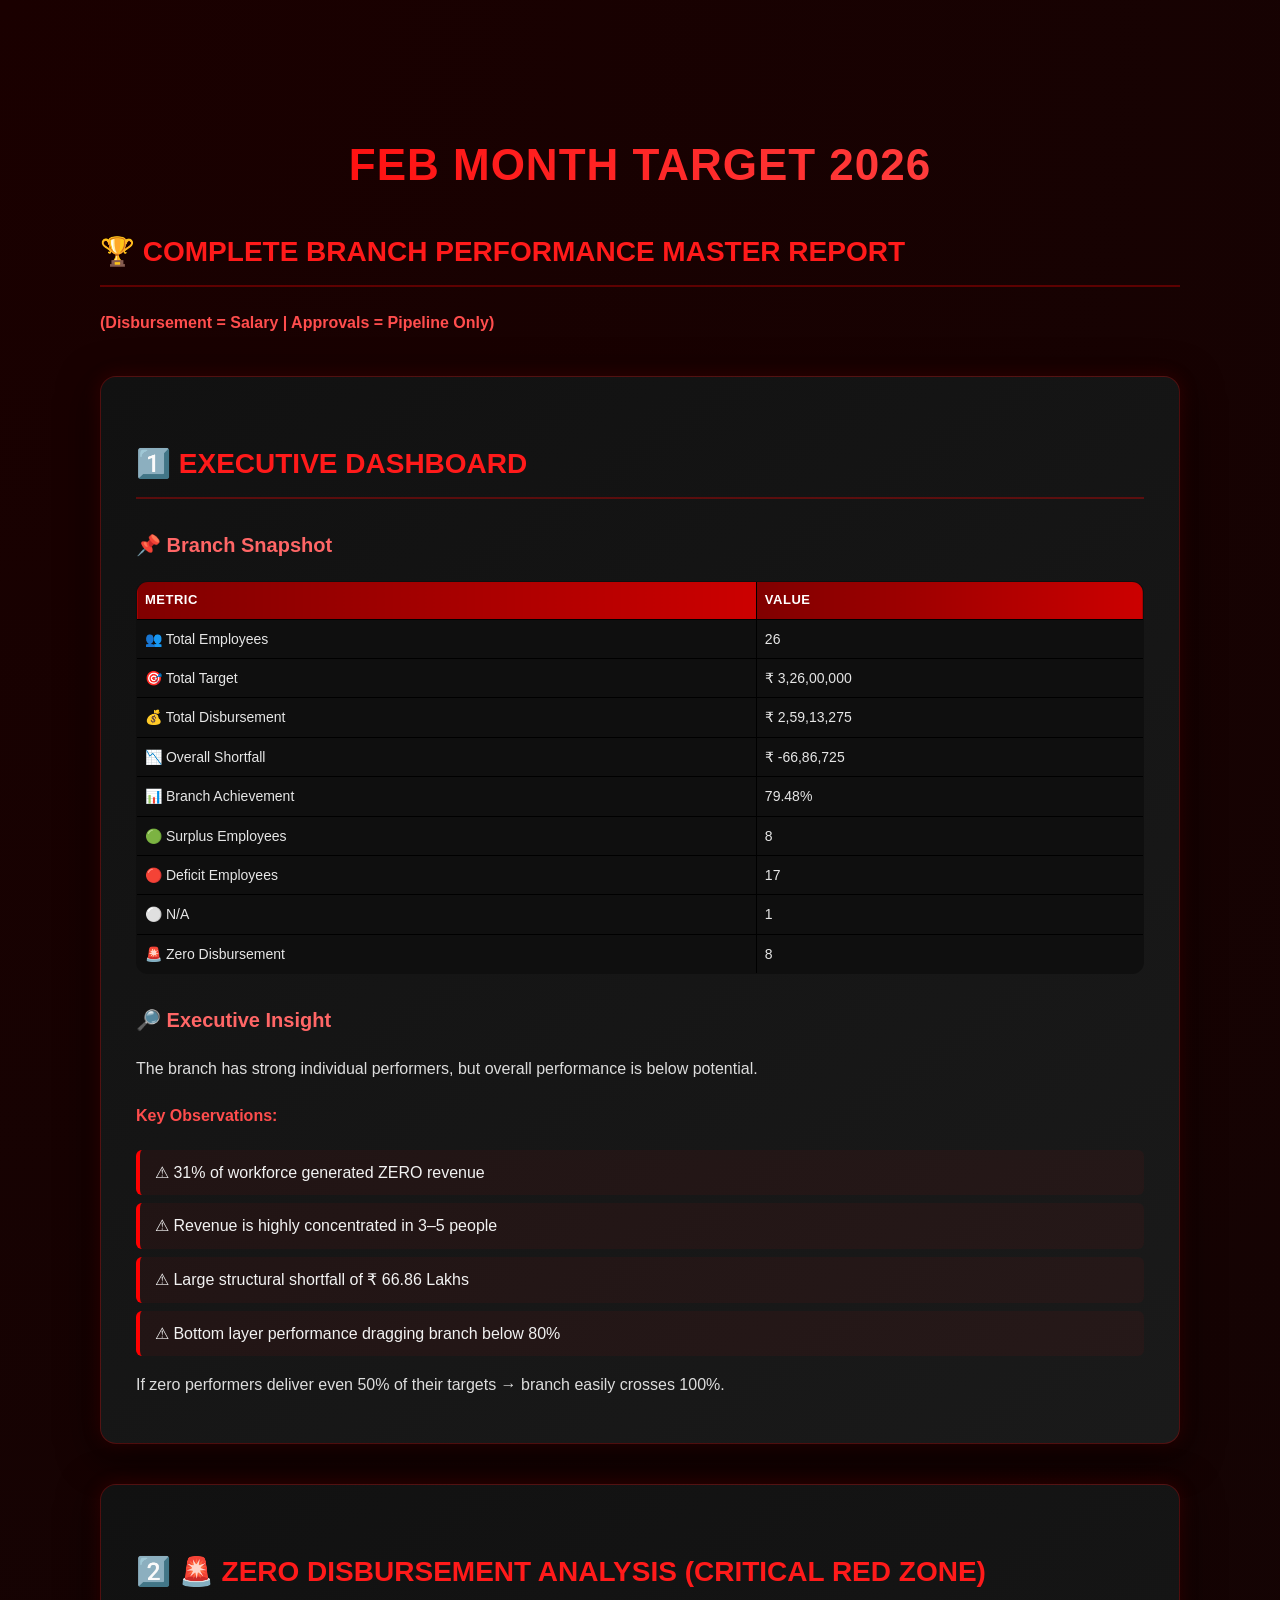
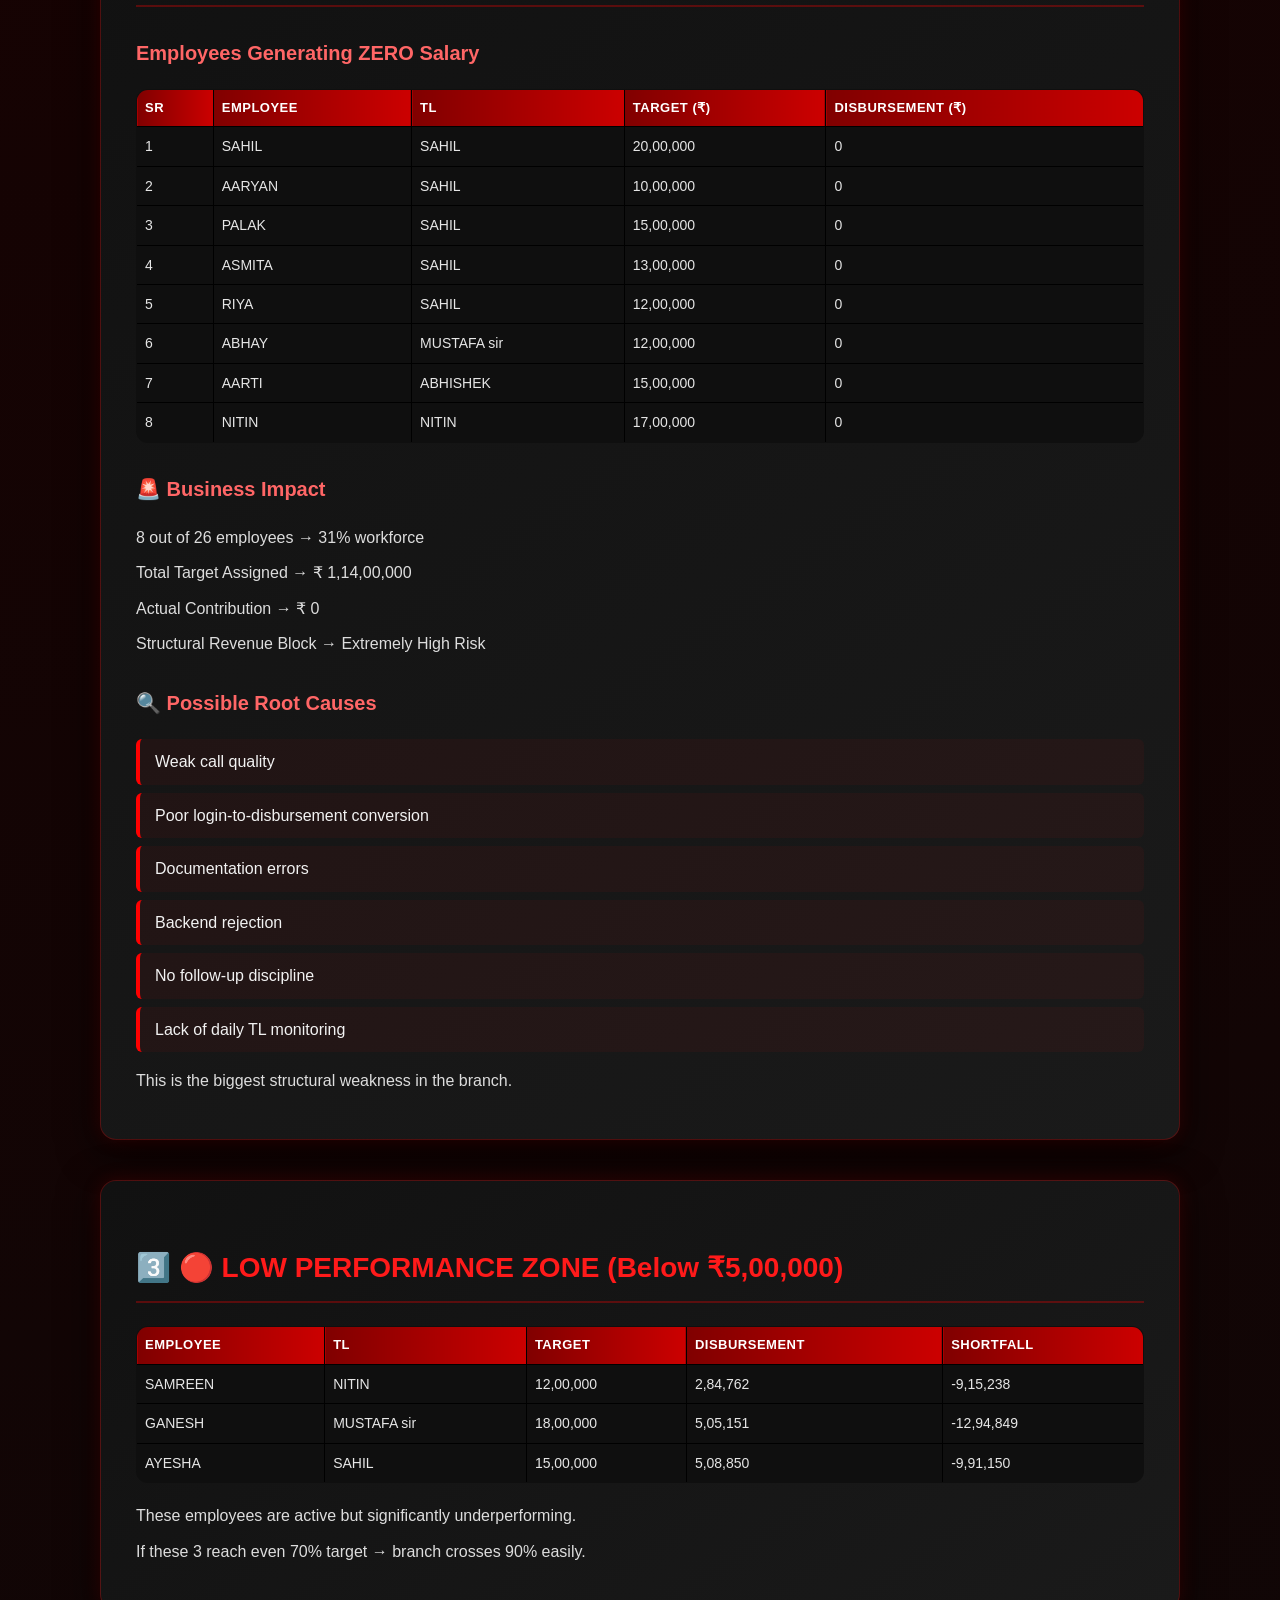
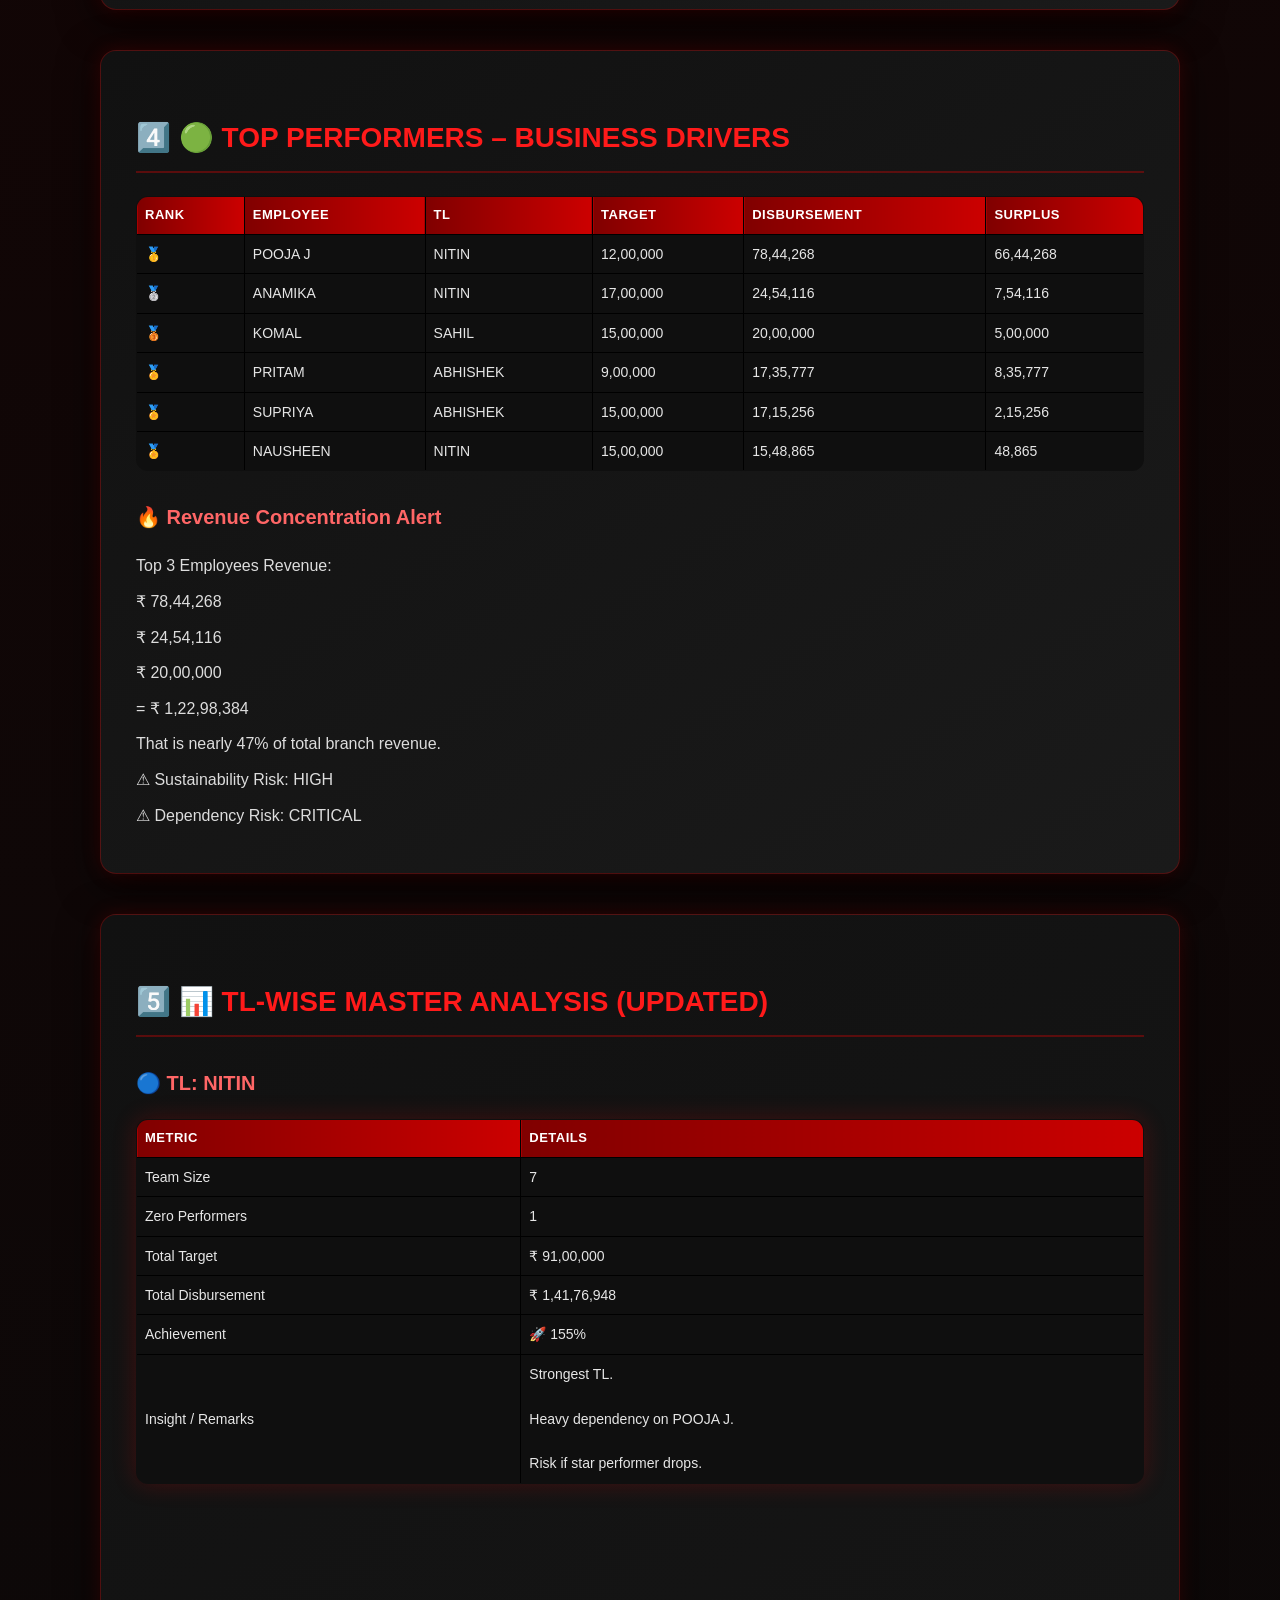
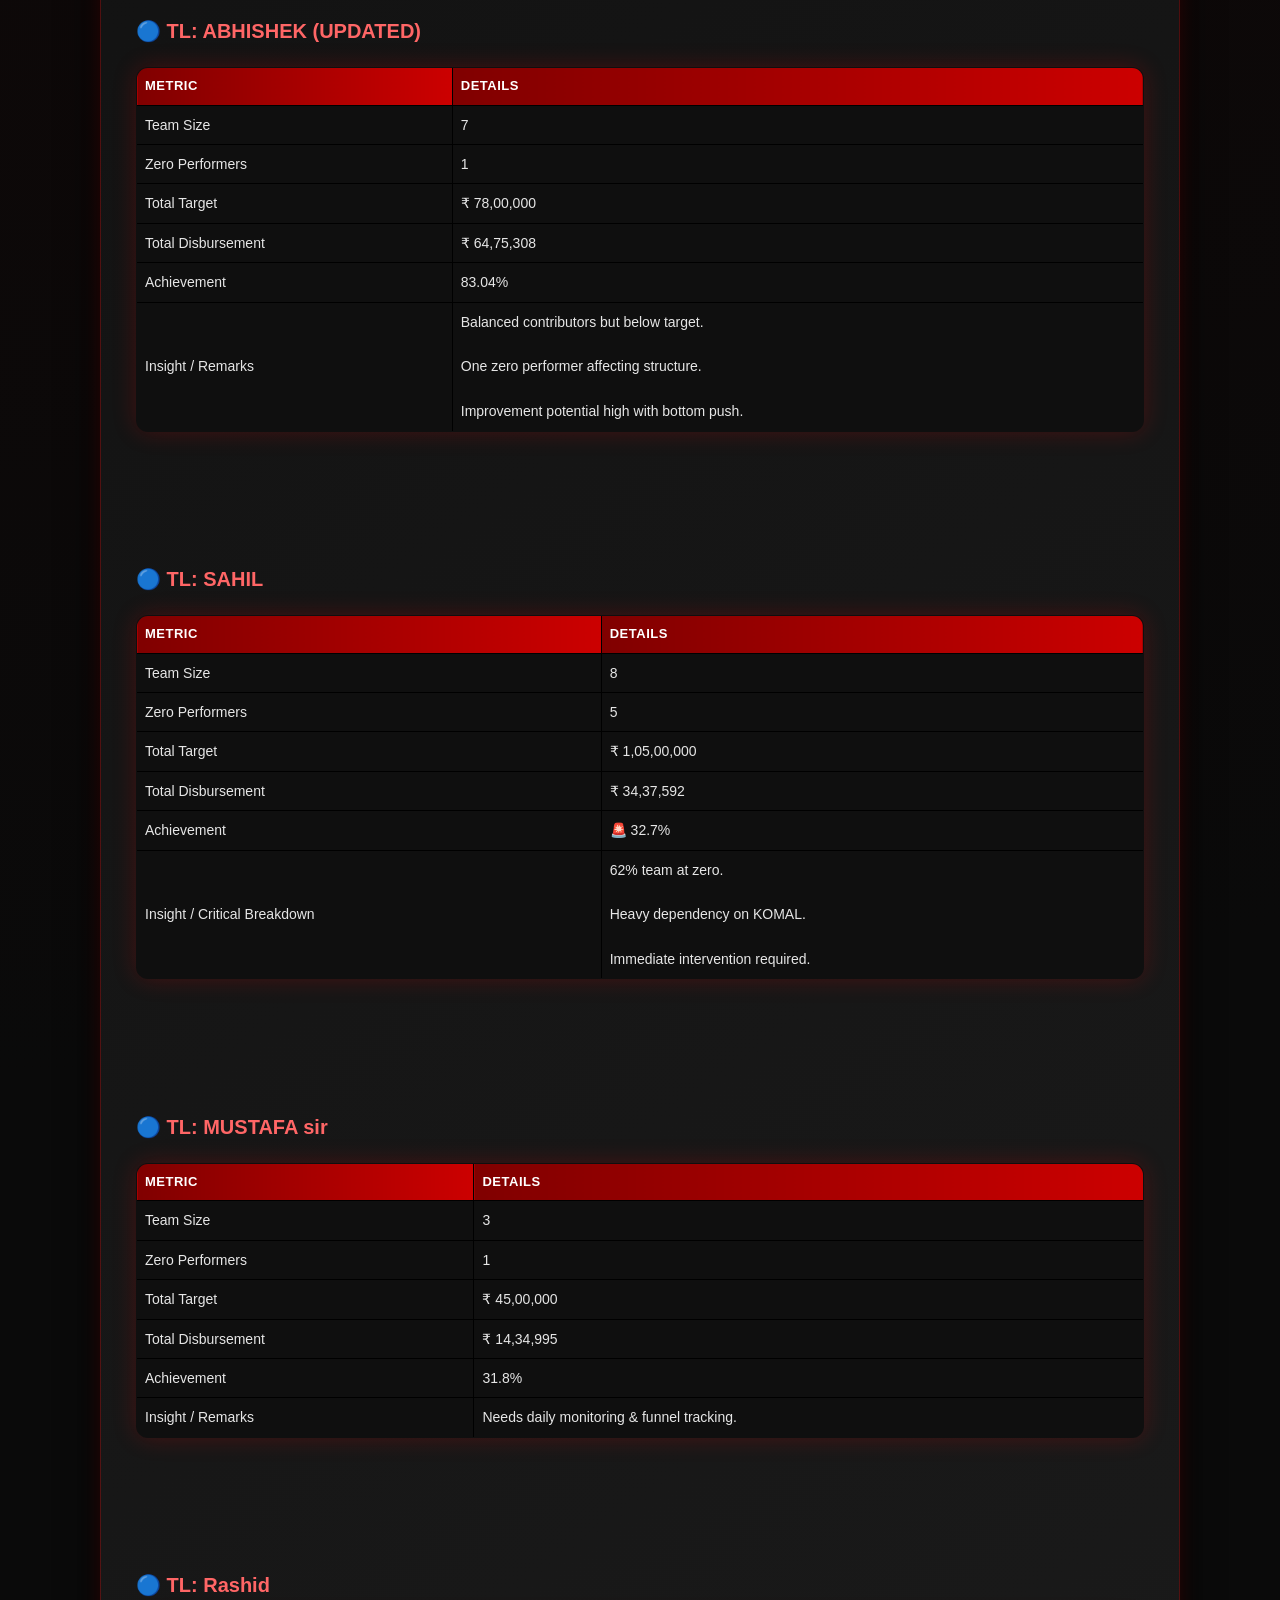
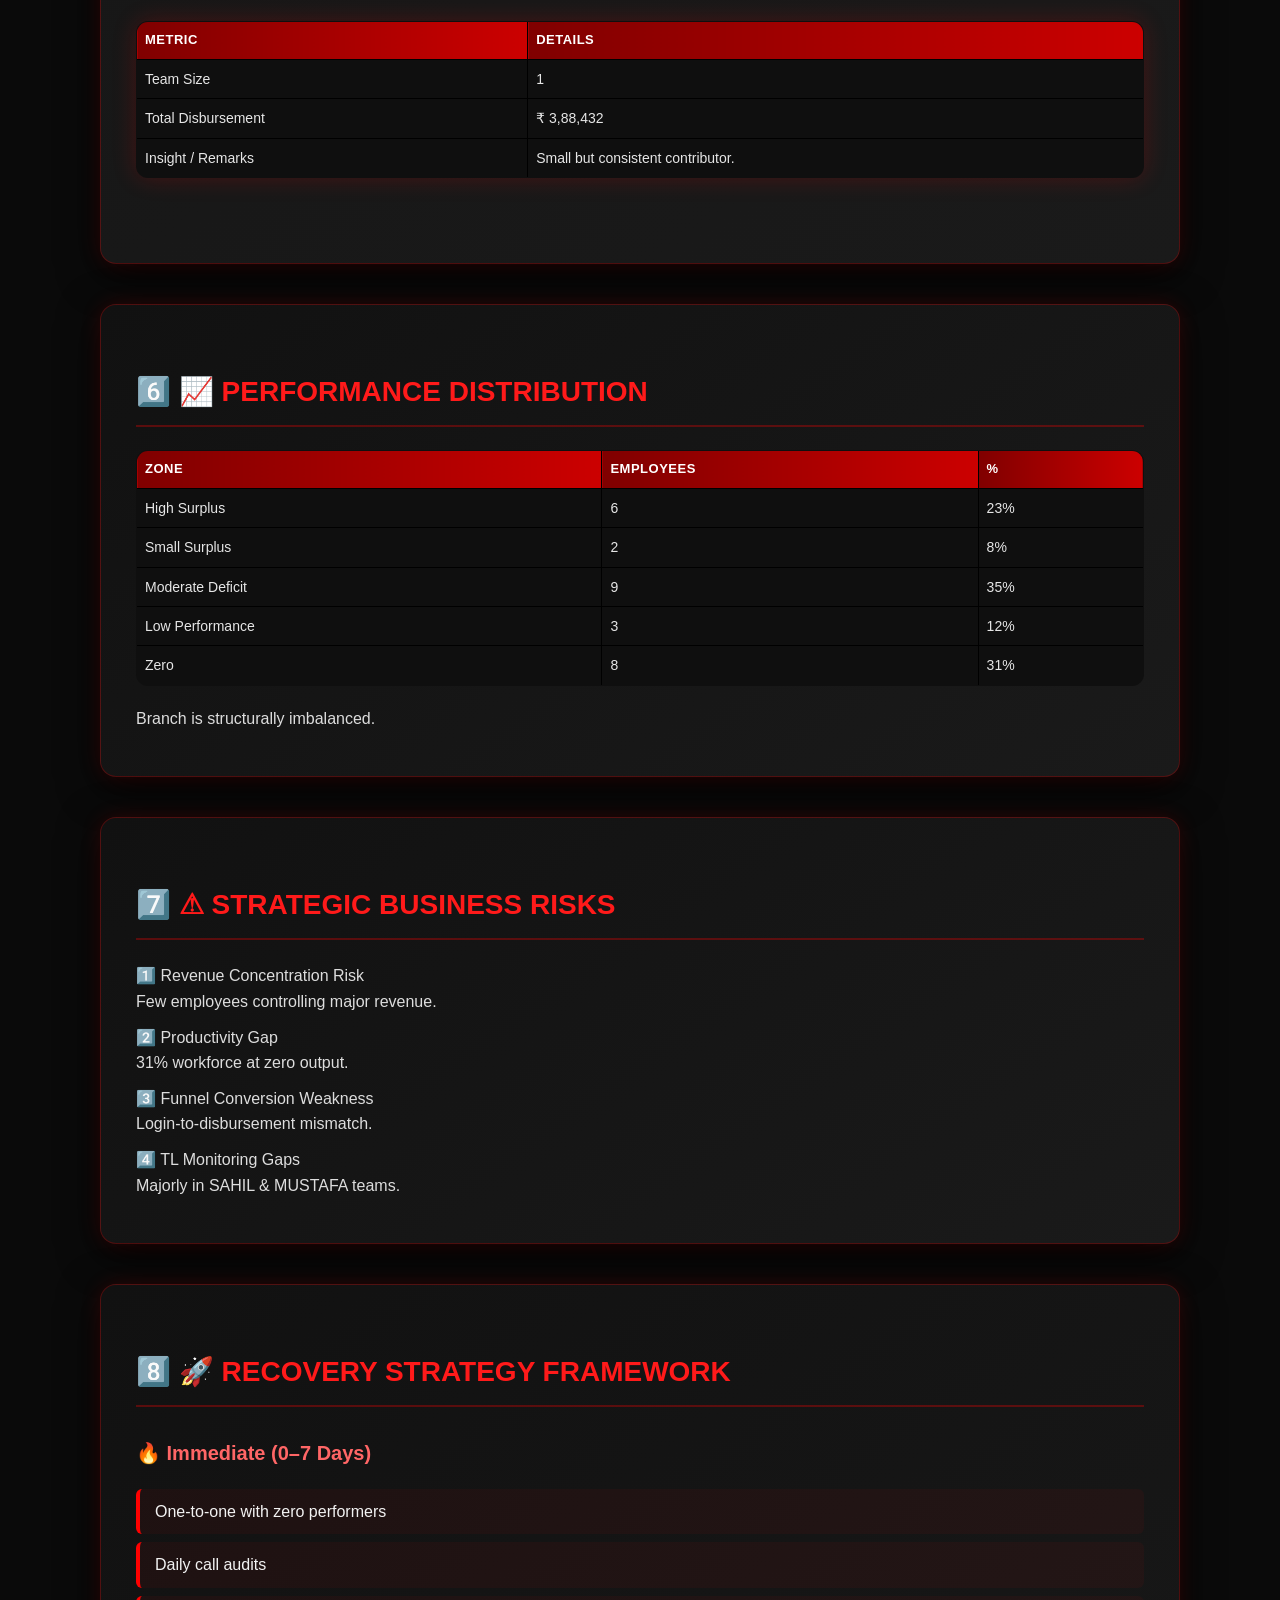
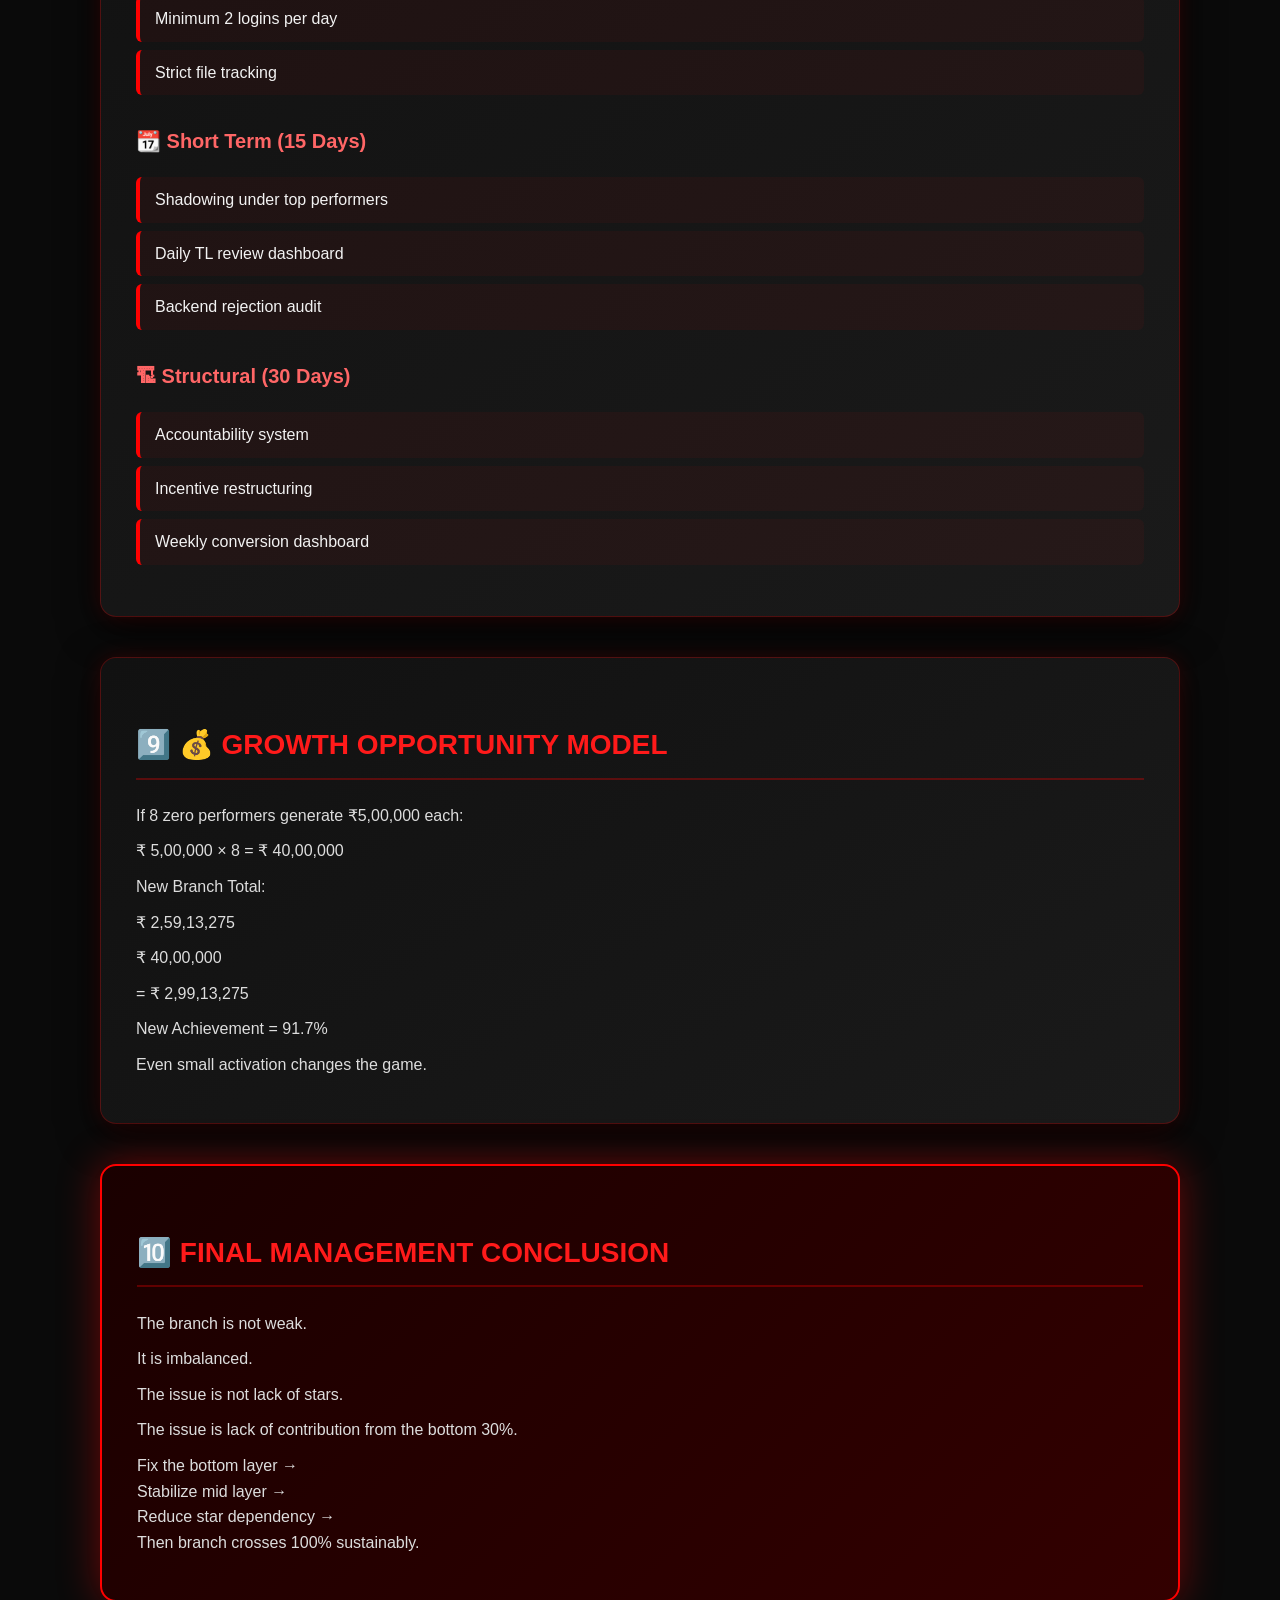
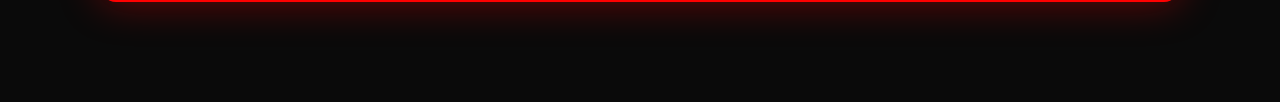
<file: report.html>
<!DOCTYPE html>
<html lang="en">
<head>
<meta charset="UTF-8">
<title>FEB_MONTH_TARGET_2026 - Complete Branch Performance Master Report</title>
<link rel="stylesheet" href="reports.css">

<style>
body {
    font-family: Arial, sans-serif;
    margin: 40px;
    line-height: 1.6;
}
h1, h2, h3 {
    margin-top: 30px;
}
table {
    width: 100%;
    border-collapse: collapse;
    margin: 20px 0;
}
table, th, td {
    border: 1px solid black;
}
th, td {
    padding: 8px;
    text-align: left;
}
.section {
    margin-top: 40px;
}
</style>
</head>
<body>

<h1>FEB MONTH TARGET 2026</h1>
<h2>🏆 COMPLETE BRANCH PERFORMANCE MASTER REPORT</h2>

<p><strong>(Disbursement = Salary | Approvals = Pipeline Only)</strong></p>

<div class="section">
<h2>1️⃣ EXECUTIVE DASHBOARD</h2>
<h3>📌 Branch Snapshot</h3>

<table>
<tr><th>Metric</th><th>Value</th></tr>
<tr><td>👥 Total Employees</td><td>26</td></tr>
<tr><td>🎯 Total Target</td><td>₹ 3,26,00,000</td></tr>
<tr><td>💰 Total Disbursement</td><td>₹ 2,59,13,275</td></tr>
<tr><td>📉 Overall Shortfall</td><td>₹ -66,86,725</td></tr>
<tr><td>📊 Branch Achievement</td><td>79.48%</td></tr>
<tr><td>🟢 Surplus Employees</td><td>8</td></tr>
<tr><td>🔴 Deficit Employees</td><td>17</td></tr>
<tr><td>⚪ N/A</td><td>1</td></tr>
<tr><td>🚨 Zero Disbursement</td><td>8</td></tr>
</table>

<h3>🔎 Executive Insight</h3>

<p>The branch has strong individual performers, but overall performance is below potential.</p>

<h4>Key Observations:</h4>
<ul>
<li>⚠ 31% of workforce generated ZERO revenue</li>
<li>⚠ Revenue is highly concentrated in 3–5 people</li>
<li>⚠ Large structural shortfall of ₹ 66.86 Lakhs</li>
<li>⚠ Bottom layer performance dragging branch below 80%</li>
</ul>

<p>If zero performers deliver even 50% of their targets → branch easily crosses 100%.</p>
</div>

<div class="section">
<h2>2️⃣ 🚨 ZERO DISBURSEMENT ANALYSIS (CRITICAL RED ZONE)</h2>

<h3>Employees Generating ZERO Salary</h3>

<table>
<tr>
<th>Sr</th><th>Employee</th><th>TL</th><th>Target (₹)</th><th>Disbursement (₹)</th>
</tr>
<tr><td>1</td><td>SAHIL</td><td>SAHIL</td><td>20,00,000</td><td>0</td></tr>
<tr><td>2</td><td>AARYAN</td><td>SAHIL</td><td>10,00,000</td><td>0</td></tr>
<tr><td>3</td><td>PALAK</td><td>SAHIL</td><td>15,00,000</td><td>0</td></tr>
<tr><td>4</td><td>ASMITA</td><td>SAHIL</td><td>13,00,000</td><td>0</td></tr>
<tr><td>5</td><td>RIYA</td><td>SAHIL</td><td>12,00,000</td><td>0</td></tr>
<tr><td>6</td><td>ABHAY</td><td>MUSTAFA sir</td><td>12,00,000</td><td>0</td></tr>
<tr><td>7</td><td>AARTI</td><td>ABHISHEK</td><td>15,00,000</td><td>0</td></tr>
<tr><td>8</td><td>NITIN</td><td>NITIN</td><td>17,00,000</td><td>0</td></tr>
</table>

<h3>🚨 Business Impact</h3>
<p>8 out of 26 employees → 31% workforce</p>
<p>Total Target Assigned → ₹ 1,14,00,000</p>
<p>Actual Contribution → ₹ 0</p>
<p>Structural Revenue Block → Extremely High Risk</p>

<h3>🔍 Possible Root Causes</h3>
<ul>
<li>Weak call quality</li>
<li>Poor login-to-disbursement conversion</li>
<li>Documentation errors</li>
<li>Backend rejection</li>
<li>No follow-up discipline</li>
<li>Lack of daily TL monitoring</li>
</ul>

<p>This is the biggest structural weakness in the branch.</p>
</div>

<div class="section">
<h2>3️⃣ 🔴 LOW PERFORMANCE ZONE (Below ₹5,00,000)</h2>

<table>
<tr>
<th>Employee</th><th>TL</th><th>Target</th><th>Disbursement</th><th>Shortfall</th>
</tr>
<tr><td>SAMREEN</td><td>NITIN</td><td>12,00,000</td><td>2,84,762</td><td>-9,15,238</td></tr>
<tr><td>GANESH</td><td>MUSTAFA sir</td><td>18,00,000</td><td>5,05,151</td><td>-12,94,849</td></tr>
<tr><td>AYESHA</td><td>SAHIL</td><td>15,00,000</td><td>5,08,850</td><td>-9,91,150</td></tr>
</table>

<p>These employees are active but significantly underperforming.</p>
<p>If these 3 reach even 70% target → branch crosses 90% easily.</p>
</div>

<div class="section">
<h2>4️⃣ 🟢 TOP PERFORMERS – BUSINESS DRIVERS</h2>

<table>
<tr>
<th>Rank</th><th>Employee</th><th>TL</th><th>Target</th><th>Disbursement</th><th>Surplus</th>
</tr>
<tr><td>🥇</td><td>POOJA J</td><td>NITIN</td><td>12,00,000</td><td>78,44,268</td><td>66,44,268</td></tr>
<tr><td>🥈</td><td>ANAMIKA</td><td>NITIN</td><td>17,00,000</td><td>24,54,116</td><td>7,54,116</td></tr>
<tr><td>🥉</td><td>KOMAL</td><td>SAHIL</td><td>15,00,000</td><td>20,00,000</td><td>5,00,000</td></tr>
<tr><td>🏅</td><td>PRITAM</td><td>ABHISHEK</td><td>9,00,000</td><td>17,35,777</td><td>8,35,777</td></tr>
<tr><td>🏅</td><td>SUPRIYA</td><td>ABHISHEK</td><td>15,00,000</td><td>17,15,256</td><td>2,15,256</td></tr>
<tr><td>🏅</td><td>NAUSHEEN</td><td>NITIN</td><td>15,00,000</td><td>15,48,865</td><td>48,865</td></tr>
</table>

<h3>🔥 Revenue Concentration Alert</h3>

<p>Top 3 Employees Revenue:</p>
<p>₹ 78,44,268</p>
<p>₹ 24,54,116</p>
<p>₹ 20,00,000</p>
<p>= ₹ 1,22,98,384</p>

<p>That is nearly 47% of total branch revenue.</p>

<p>⚠ Sustainability Risk: HIGH</p>
<p>⚠ Dependency Risk: CRITICAL</p>
</div>

<div class="section">
<h2>5️⃣ 📊 TL-WISE MASTER ANALYSIS (UPDATED)</h2>

<!-- ================= NITIN ================= -->
<h3>🔵 TL: NITIN</h3>
<table class="tl-table">
<tr><th>Metric</th><th>Details</th></tr>
<tr><td>Team Size</td><td>7</td></tr>
<tr><td>Zero Performers</td><td>1</td></tr>
<tr><td>Total Target</td><td>₹ 91,00,000</td></tr>
<tr><td>Total Disbursement</td><td>₹ 1,41,76,948</td></tr>
<tr><td>Achievement</td><td>🚀 155%</td></tr>
<tr>
<td>Insight / Remarks</td>
<td>
Strongest TL.<br><br>
Heavy dependency on POOJA J.<br><br>
Risk if star performer drops.
</td>
</tr>
</table>

<br><br>

<!-- ================= ABHISHEK ================= -->
<h3>🔵 TL: ABHISHEK (UPDATED)</h3>
<table class="tl-table">
<tr><th>Metric</th><th>Details</th></tr>
<tr><td>Team Size</td><td>7</td></tr>
<tr><td>Zero Performers</td><td>1</td></tr>
<tr><td>Total Target</td><td>₹ 78,00,000</td></tr>
<tr><td>Total Disbursement</td><td>₹ 64,75,308</td></tr>
<tr><td>Achievement</td><td>83.04%</td></tr>
<tr>
<td>Insight / Remarks</td>
<td>
Balanced contributors but below target.<br><br>
One zero performer affecting structure.<br><br>
Improvement potential high with bottom push.
</td>
</tr>
</table>

<br><br>

<!-- ================= SAHIL ================= -->
<h3>🔵 TL: SAHIL</h3>
<table class="tl-table">
<tr><th>Metric</th><th>Details</th></tr>
<tr><td>Team Size</td><td>8</td></tr>
<tr><td>Zero Performers</td><td>5</td></tr>
<tr><td>Total Target</td><td>₹ 1,05,00,000</td></tr>
<tr><td>Total Disbursement</td><td>₹ 34,37,592</td></tr>
<tr><td>Achievement</td><td>🚨 32.7%</td></tr>
<tr>
<td>Insight / Critical Breakdown</td>
<td>
62% team at zero.<br><br>
Heavy dependency on KOMAL.<br><br>
Immediate intervention required.
</td>
</tr>
</table>

<br><br>

<!-- ================= MUSTAFA ================= -->
<h3>🔵 TL: MUSTAFA sir</h3>
<table class="tl-table">
<tr><th>Metric</th><th>Details</th></tr>
<tr><td>Team Size</td><td>3</td></tr>
<tr><td>Zero Performers</td><td>1</td></tr>
<tr><td>Total Target</td><td>₹ 45,00,000</td></tr>
<tr><td>Total Disbursement</td><td>₹ 14,34,995</td></tr>
<tr><td>Achievement</td><td>31.8%</td></tr>
<tr>
<td>Insight / Remarks</td>
<td>
Needs daily monitoring & funnel tracking.
</td>
</tr>
</table>

<br><br>

<!-- ================= RASHID ================= -->
<h3>🔵 TL: Rashid</h3>
<table class="tl-table">
<tr><th>Metric</th><th>Details</th></tr>
<tr><td>Team Size</td><td>1</td></tr>
<tr><td>Total Disbursement</td><td>₹ 3,88,432</td></tr>
<tr>
<td>Insight / Remarks</td>
<td>
Small but consistent contributor.
</td>
</tr>
</table>

</div>


<div class="section">
<h2>6️⃣ 📈 PERFORMANCE DISTRIBUTION</h2>

<table>
<tr><th>Zone</th><th>Employees</th><th>%</th></tr>
<tr><td>High Surplus</td><td>6</td><td>23%</td></tr>
<tr><td>Small Surplus</td><td>2</td><td>8%</td></tr>
<tr><td>Moderate Deficit</td><td>9</td><td>35%</td></tr>
<tr><td>Low Performance</td><td>3</td><td>12%</td></tr>
<tr><td>Zero</td><td>8</td><td>31%</td></tr>
</table>

<p>Branch is structurally imbalanced.</p>
</div>

<div class="section">
<h2>7️⃣ ⚠ STRATEGIC BUSINESS RISKS</h2>

<p>1️⃣ Revenue Concentration Risk<br>
Few employees controlling major revenue.</p>

<p>2️⃣ Productivity Gap<br>
31% workforce at zero output.</p>

<p>3️⃣ Funnel Conversion Weakness<br>
Login-to-disbursement mismatch.</p>

<p>4️⃣ TL Monitoring Gaps<br>
Majorly in SAHIL & MUSTAFA teams.</p>
</div>

<div class="section">
<h2>8️⃣ 🚀 RECOVERY STRATEGY FRAMEWORK</h2>

<h3>🔥 Immediate (0–7 Days)</h3>
<ul>
<li>One-to-one with zero performers</li>
<li>Daily call audits</li>
<li>Minimum 2 logins per day</li>
<li>Strict file tracking</li>
</ul>

<h3>📆 Short Term (15 Days)</h3>
<ul>
<li>Shadowing under top performers</li>
<li>Daily TL review dashboard</li>
<li>Backend rejection audit</li>
</ul>

<h3>🏗 Structural (30 Days)</h3>
<ul>
<li>Accountability system</li>
<li>Incentive restructuring</li>
<li>Weekly conversion dashboard</li>
</ul>
</div>

<div class="section">
<h2>9️⃣ 💰 GROWTH OPPORTUNITY MODEL</h2>

<p>If 8 zero performers generate ₹5,00,000 each:</p>
<p>₹ 5,00,000 × 8 = ₹ 40,00,000</p>

<p>New Branch Total:</p>
<p>₹ 2,59,13,275</p>
<p>₹ 40,00,000</p>
<p>= ₹ 2,99,13,275</p>

<p>New Achievement = 91.7%</p>

<p>Even small activation changes the game.</p>
</div>

<div class="section">
<h2>🔟 FINAL MANAGEMENT CONCLUSION</h2>

<p>The branch is not weak.</p>
<p>It is imbalanced.</p>
<p>The issue is not lack of stars.</p>
<p>The issue is lack of contribution from the bottom 30%.</p>

<p>
Fix the bottom layer →<br>
Stabilize mid layer →<br>
Reduce star dependency →<br>
Then branch crosses 100% sustainably.
</p>

</div>

</body>
</html>
</file>
<file: reports.css>
/* ===== IMPORT MODERN FONT ===== */
@import url('https://fonts.googleapis.com/css2?family=Inter:wght@300;400;600;700;800&display=swap');

/* ===== GLOBAL ===== */
body {
    font-family: 'Inter', sans-serif;
    margin: 0;
    padding: 60px;
    background: radial-gradient(circle at top left, #1a0000, #0a0a0a 60%);
    color: #f2f2f2;
    line-height: 1.8;
}

/* ===== MAIN HEADINGS ===== */
h1 {
    font-size: 44px;
    font-weight: 800;
    text-align: center;
    background: linear-gradient(90deg, #ff0000, #ff4d4d);
    -webkit-background-clip: text;
    -webkit-text-fill-color: transparent;
    margin-bottom: 5px;
    letter-spacing: 1px;
}

h2 {
    font-size: 28px;
    font-weight: 700;
    color: #ff1a1a;
    margin-top: 50px;
    padding-bottom: 10px;
    border-bottom: 2px solid rgba(255,0,0,0.3);
}

h3 {
    font-size: 20px;
    font-weight: 600;
    color: #ff6666;
    margin-top: 35px;
}

h4 {
    color: #ff4d4d;
}

/* ===== SECTION CARD ===== */
.section {
    background: linear-gradient(145deg, #111, #1a1a1a);
    padding: 35px;
    margin-top: 50px;
    border-radius: 16px;
    border: 1px solid rgba(255, 0, 0, 0.25);
    box-shadow: 
        0 0 20px rgba(255,0,0,0.15),
        0 10px 40px rgba(0,0,0,0.8);
    transition: 0.4s ease;
}

.section:hover {
    transform: translateY(-6px);
    box-shadow: 
        0 0 35px rgba(255,0,0,0.35),
        0 15px 50px rgba(0,0,0,0.9);
}

/* ===== TABLE DESIGN ===== */
table {
    width: 100%;
    border-collapse: collapse;
    margin: 25px 0;
    background: #0f0f0f;
    border-radius: 12px;
    overflow: hidden;
}

th {
    background: linear-gradient(90deg, #800000, #cc0000);
    color: #ffffff;
    padding: 14px;
    text-transform: uppercase;
    font-weight: 700;
    font-size: 13px;
    letter-spacing: 0.5px;
}

td {
    padding: 14px;
    border-bottom: 1px solid #1f1f1f;
    color: #e6e6e6;
    font-size: 14px;
}

tr:hover td {
    background-color: rgba(255, 0, 0, 0.08);
}

/* ===== TL TABLE SPECIAL ===== */
.tl-table {
    margin-top: 20px;
    margin-bottom: 50px;
    border: 1px solid rgba(255,0,0,0.3);
    box-shadow: 0 0 25px rgba(255,0,0,0.2);
}

/* ===== LIST STYLING ===== */
ul {
    list-style: none;
    padding-left: 0;
}

ul li {
    padding: 10px 15px;
    margin-bottom: 8px;
    background: rgba(255,0,0,0.05);
    border-left: 4px solid #ff0000;
    border-radius: 6px;
    transition: 0.3s;
}

ul li:hover {
    background: rgba(255,0,0,0.15);
}

/* ===== PARAGRAPH ===== */
p {
    color: #dddddd;
    margin: 10px 0;
}

/* ===== STRONG TEXT ===== */
strong {
    color: #ff4d4d;
    font-weight: 600;
}

/* ===== PERFORMANCE ALERT COLORS ===== */
td:contains("155%") {
    color: #00ff99;
    font-weight: 700;
}

td:contains("32.7%") {
    color: #ff0000;
    font-weight: 700;
}

/* ===== FINAL CONCLUSION SPECIAL CARD ===== */
.section:last-child {
    background: linear-gradient(135deg, #1a0000, #330000);
    border: 2px solid #ff0000;
    box-shadow: 0 0 40px rgba(255,0,0,0.4);
}

/* ===== SMOOTH SCROLLBAR ===== */
::-webkit-scrollbar {
    width: 10px;
}

::-webkit-scrollbar-track {
    background: #111;
}

::-webkit-scrollbar-thumb {
    background: linear-gradient(#ff0000, #990000);
    border-radius: 10px;
}

::-webkit-scrollbar-thumb:hover {
    background: #ff3333;
}
</file>
